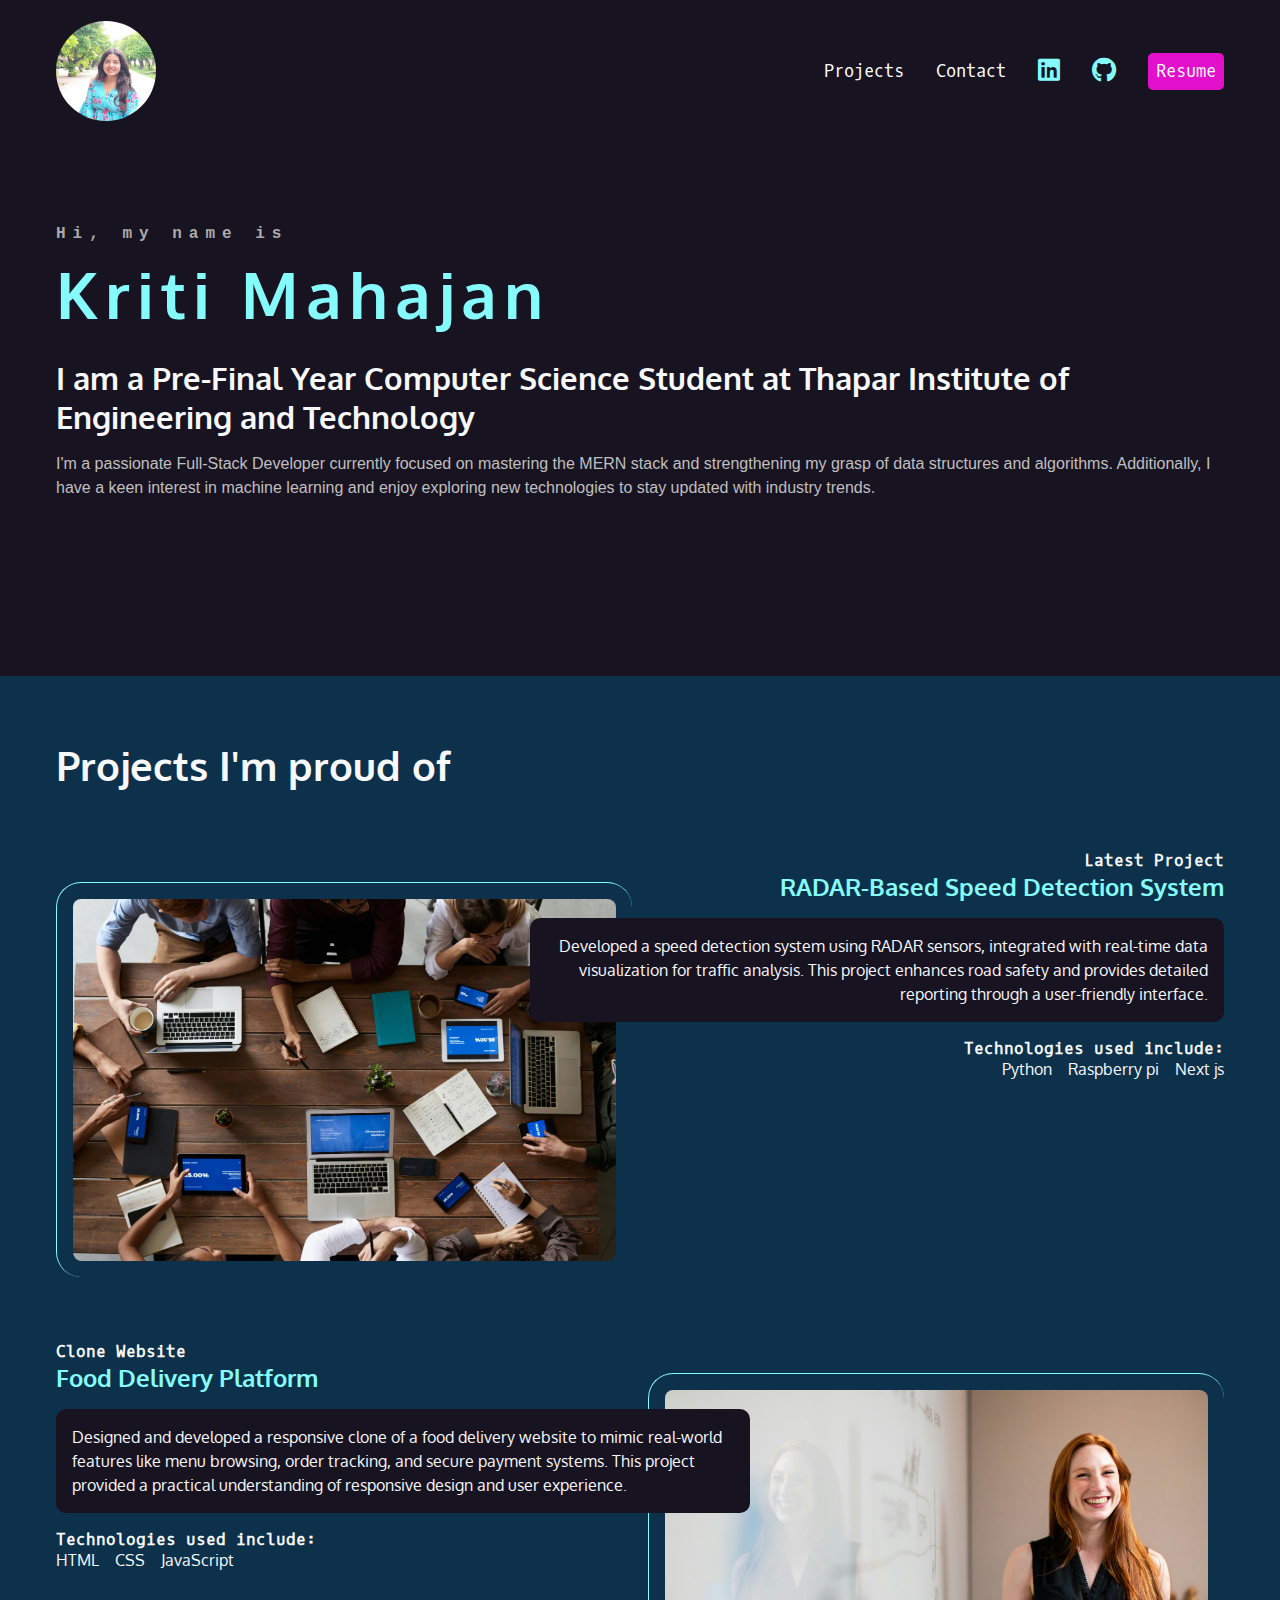
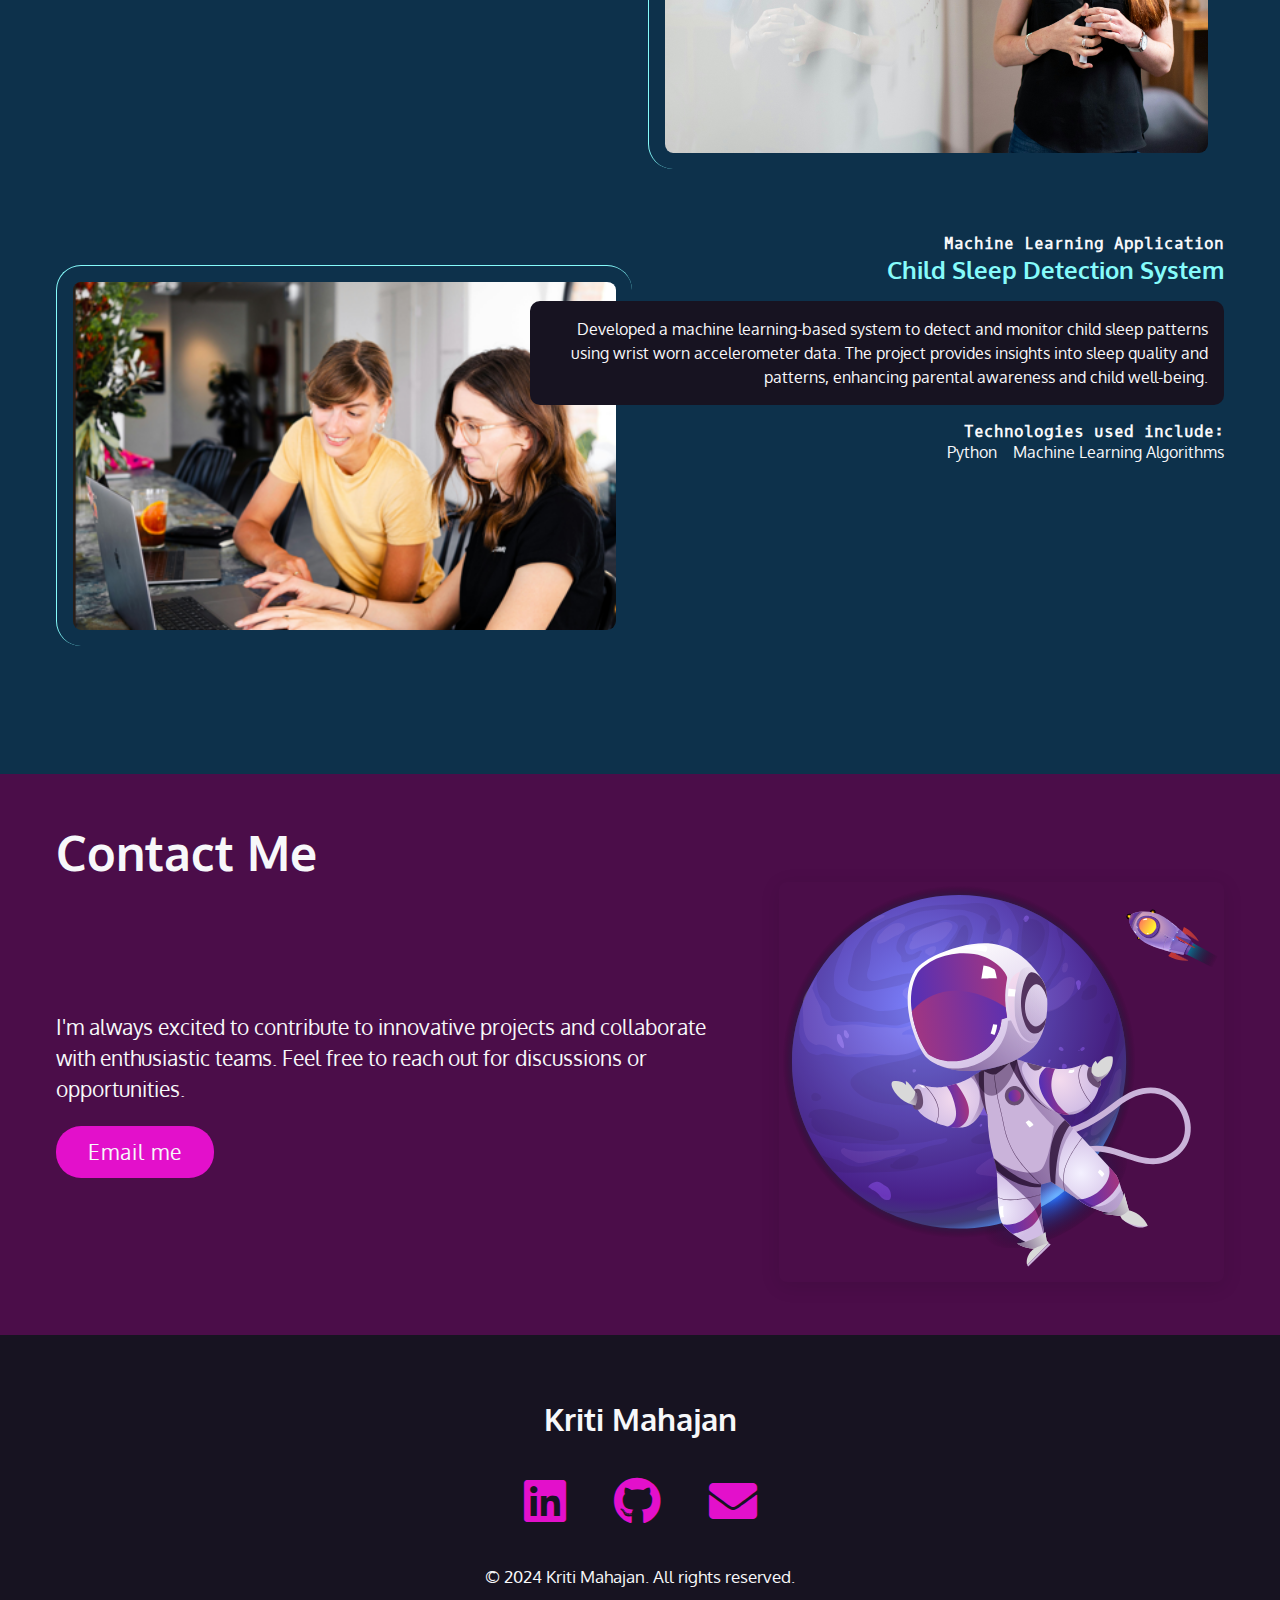
<file: index.html>
<!DOCTYPE html>
<html lang="en">
  <head>
    <meta charset="UTF-8" />
    <meta name="viewport" content="width=device-width, initial-scale=1.0" />
    <title>Kriti Mahajan</title>
    <!-- Link to external stylesheet -->
    <link rel="stylesheet" type="text/css" href="styles.css" />
    <!-- Google Fonts for custom typography -->
    <link
      href="https://fonts.googleapis.com/css2?family=Oxygen&family=Oxygen+Mono&display=swap"
      rel="stylesheet"
    />
    <!-- Font Awesome icons for social media links -->
    <link
      rel="stylesheet"
      href="https://cdnjs.cloudflare.com/ajax/libs/font-awesome/5.15.3/css/all.min.css"
    />
  </head>
  <body>
    <!-- Navigation bar -->
    <nav>
      <ul>
        <!-- Profile picture -->
        <li>
          <img
            src="./assets/face.jpg"
            alt="Kriti Mahajan"
            style="
              width: 100px;
              height: 100px;
              border-radius: 50%;
              margin-top: 5px;
            "
          />
        </li>
        <!-- Navigation links -->
        <li><a href="#projects">Projects</a></li>
        <li><a href="#contact">Contact</a></li>
        <!-- Social media links -->
        <li>
          <a
            href="https://www.linkedin.com/in/kriti-mahajan-62082426a/"
            target="_blank"
          >
            <span class="fab fa-linkedin" aria-hidden="true"></span>
            <span class="sr-only"> LinkedIn</span></a
          >
        </li>
        <li>
          <a href="https://github.com/Krmjn09" target="_blank"
            ><i class="fab fa-github" aria-hidden="true"></i>
            <span class="sr-only"> Github</span></a
          >
        </li>
        <li>
          <!-- Resume download link -->
          <a
            href="https://drive.google.com/file/d/1qByakTTRGuweBqauU8pgam9VLIbHbdCC/view?usp=sharing"
            class="button"
            target="_blank"
            >Resume</a
          >
        </li>
      </ul>
    </nav>

    <!-- Introduction section -->
    <section id="intro">
      <p class="name">Hi, my name is <span> Kriti Mahajan</span></p>
      <h2>
        I am a Pre-Final Year Computer Science Student at Thapar Institute of
        Engineering and Technology
      </h2>
      <p class="hover-effect">
        I'm a passionate Full-Stack Developer currently focused on mastering the
        MERN stack and strengthening my grasp of data structures and algorithms.
        Additionally, I have a keen interest in machine learning and enjoy
        exploring new technologies to stay updated with industry trends.
      </p>
    </section>

    <!-- Projects section -->
    <div class="section-dkblue">
      <section id="projects">
        <h2>Projects I'm proud of</h2>

        <!-- RADAR-based Speed Detection System -->
        <article>
          <div class="text">
            <h4>Latest Project</h4>
            <h3>RADAR-Based Speed Detection System</h3>
            <p class="blackbox">
              Developed a speed detection system using RADAR sensors, integrated
              with real-time data visualization for traffic analysis. This
              project enhances road safety and provides detailed reporting
              through a user-friendly interface.
            </p>
            <h4>Technologies used include:</h4>
            <ul>
              <li>Python</li>
              <li>Raspberry pi</li>
              <li>Next js</li>
            </ul>
          </div>
          <img
            src="./assets/project-img1.jpg"
            alt="RADAR-based Speed Detection System"
          />
        </article>

        <!-- Food Delivery Platform Clone -->
        <article class="reverse">
          <div class="text">
            <h4>Clone Website</h4>
            <h3>Food Delivery Platform</h3>
            <p class="blackbox">
              Designed and developed a responsive clone of a food delivery
              website to mimic real-world features like menu browsing, order
              tracking, and secure payment systems. This project provided a
              practical understanding of responsive design and user experience.
            </p>
            <h4>Technologies used include:</h4>
            <ul>
              <li>HTML</li>
              <li>CSS</li>
              <li>JavaScript</li>
            </ul>
          </div>
          <img src="./assets/project-img3.jpg" alt="Food Delivery Platform" />
        </article>

        <!-- Child Sleep Detection System -->
        <article>
          <div class="text">
            <h4>Machine Learning Application</h4>
            <h3>Child Sleep Detection System</h3>
            <p class="blackbox">
              Developed a machine learning-based system to detect and monitor
              child sleep patterns using wrist worn accelerometer data. The
              project provides insights into sleep quality and patterns,
              enhancing parental awareness and child well-being.
            </p>
            <h4>Technologies used include:</h4>
            <ul>
              <li>Python</li>
              <li>Machine Learning Algorithms</li>
            </ul>
          </div>
          <img
            src="./assets/project-img4.png"
            alt="Child Sleep Detection System"
          />
        </article>
      </section>
    </div>

    <!-- Contact section -->
    <div class="section-plum">
      <section id="contact" class="contact-section">
        <h3 class="contact-heading">Contact Me</h3>
        <div class="contact-content">
          <!-- Contact text and email button -->
          <div class="contact-text">
            <p class="contact-description">
              I'm always excited to contribute to innovative projects and
              collaborate with enthusiastic teams. Feel free to reach out for
              discussions or opportunities.
            </p>
            <a href="mailto:mahajankriti672@gmail.com" class="contact-button"
              >Email me</a
            >
          </div>
          <!-- Contact image -->
          <div class="contact-image">
            <img
              src="./assets/header-img.svg"
              alt="Contact Image"
              class="contact-img"
            />
          </div>
        </div>
      </section>
    </div>

    <!-- Footer -->
    <footer>
      <h2>Kriti Mahajan</h2>
      <ul>
        <!-- Footer social media links -->
        <li>
          <a
            href="https://www.linkedin.com/in/kriti-mahajan-62082426a/"
            target="_blank"
          >
            <span class="fab fa-linkedin" aria-hidden="true"></span>
            <span class="sr-only"> LinkedIn</span></a
          >
        </li>
        <li>
          <a href="https://github.com/Krmjn09" target="_blank"
            ><i class="fab fa-github" aria-hidden="true"></i>
            <span class="sr-only"> Github</span></a
          >
        </li>
        <li>
          <a href="mailto:mahajankriti672@gmail.com"
            ><i class="fas fa-envelope" aria-hidden="true"></i>
            <span class="sr-only">Email me</span></a
          >
        </li>
      </ul>
      <!-- Footer copyright text -->
      <p>
        <small>&copy; 2024 Kriti Mahajan. All rights reserved.</small>
      </p>
    </footer>
  </body>
</html>
</file>
<file: styles.css>
/* variables declared here - these are the colors for our pages,
as well as the font stacks and sizes. */
:root {
  --black: #171321;
  --dkblue: #0d314b;
  --plum: #4b0d49;
  --hotmag: #ff17e4;
  --magenta: #e310cb;
  --aqua: #86fbfb;
  --white: #f7f8fa;
  --font-size: 1.3rem;
  --mono: "Oxygen mono", monospace;
  --sans: Oxygen, sans-serif;
}

/* border box model: https://css-tricks.com/box-sizing/ */
html {
  box-sizing: border-box;
}

*,
*::before,
*::after {
  box-sizing: inherit;
}

body {
  margin: 0;
  padding: 0;
  font-family: var(--sans);
  background-color: var(--black);
  color: var(--white);
  font-size: var(--font-size);
}

h1,
h2,
h3 {
  margin: 0;
}

a {
  color: var(--magenta);
  transition: color 0.3s ease-in-out;
}

a:hover {
  color: var(--hotmag);
  text-decoration: none;
}

img {
  width: 100%;
  transition: transform 0.3s ease-in-out;
}

img:hover {
  transform: scale(1.05);
  filter: brightness(1.2);
}

/* Intro section */
#intro {
  padding: 4rem 1rem 10rem 1rem;
  margin: 0 auto;
  max-width: 1200px;
}

#intro p {
  font-size: 1rem;
  line-height: 1.5;
}

#intro.name {
  font-family: var(--mono);
  font-size: 1rem;
}

.name {
  color: hsl(0, 1%, 67%);
  font-size: 70px;
  font-weight: bold;
  font-family: monospace;
  letter-spacing: 7px;
  cursor: pointer;
}

.name span {
  font-family: var(--sans);
  font-size: 4rem;
  color: var(--aqua);
  display: block;
  transition: 0.5s ease-out;
}

.name:hover span:nth-child(1) {
  margin-right: 5px;
}

.name:hover span:nth-child(1):after {
  content: "'";
}

.name:hover span:nth-child(2) {
  margin-left: 30px;
}

.name:hover span {
  color: #fff;
  text-shadow: 0 0 10px #aaa7a7, 0 0 20px #fff, 0 0 40px #fff;
}

.hover-effect {
  font-size: 30px;
  font-family: sans-serif;
  color: #c0bfbf;
  transition: all 1.5s ease;
  cursor: pointer;
}

.hover-effect:hover {
  color: #f0f3f3;
  transform: scale(1.1);
}

/* Contact section */
.contact-section {
  width: 100%;
  max-width: 1200px;
  margin: 0 auto;
  padding: 3rem 1rem;
  font-size: 1.3rem;
}

.contact-heading {
  font-size: 3rem;
  cursor: pointer;
  animation: fade-in-out 3s ease-in-out infinite; /* Apply animation */
}

/* Keyframes for fade-in-out animation */
@keyframes fade-in-out {
  0% {
    opacity: 0;
    transform: translateY(-10px);
  }
  50% {
    opacity: 1;
    transform: translateY(0);
  }
  100% {
    opacity: 0;
    transform: translateY(10px);
  }
}

.contact-content {
  display: flex; /* Align text and image side by side */
  justify-content: space-between;
  align-items: center;
  gap: 2rem; /* Space between text and image */
}

.contact-text {
  width: 70%; /* Adjust text width */
}

.contact-description {
  line-height: 1.5;
  color: var(--white);
}

.contact-image {
  width: 45%;
}

.contact-img {
  width: 100%;
  border-radius: 8px; /* Smooth rounded corners */
  box-shadow: 0 4px 20px rgba(0, 0, 0, 0.1); /* Soft shadow for image */
  animation: bounce 3s infinite; /* Adds bounce animation */
}

.contact-button {
  display: inline-block;
  padding: 0.8rem 2rem;
  background-color: var(--magenta);
  color: var(--white);
  border-radius: 25px;
  text-decoration: none;
  letter-spacing: 1px;
  transition: background-color 0.3s ease, transform 0.3s ease;
}

.contact-button:hover {
  background-color: var(--hotmag);
  transform: scale(1.05); /* Slight scale-up effect */
  color: var(--white);
}

.section-plum {
  background-color: var(--plum);
}

.gradient {
  background: linear-gradient(
    90deg,
    rgba(255, 23, 228, 1) 35%,
    rgba(134, 251, 251, 1) 100%
  );
  height: 2px;
}

/* Bounce Animation */
@keyframes bounce {
  0%,
  100% {
    transform: translateY(0);
  }
  50% {
    transform: translateY(-20px);
  }
}
/* Navigation styles */
nav [class*="fa-"] {
  color: var(--aqua);
  font-size: 150%;
  transition: transform 0.3s ease-in-out;
}
nav [class*="fa-"]:hover {
  transform: scale(1.2);
  color: var(--hotmag);
}

nav h1 [class*="fa-"] {
  font-size: 100%;
  color: var(--aqua);
}

nav {
  font-family: var(--mono);
  font-size: 80%;
  padding: 1rem;
}

nav h1 a {
  font-family: var(--sans);
}

nav ul {
  list-style-type: none;
  padding: 0;
  margin: 0;
  display: flex;
  flex-flow: row wrap;
  justify-content: center;
  align-items: center;
  gap: 2rem;
}

nav li:first-child {
  flex-basis: 100%;
  text-align: center;
}

nav a {
  color: white;
  text-decoration: none;
  display: block;
}

nav a:hover {
  color: var(--magenta);
}

/* Button styles */
.button {
  background-color: var(--magenta);
  padding: 0.5rem;
  border-radius: 5px;
  color: var(--white);
  font-family: var(--mono);
  text-decoration: none;
  transition: background-color 0.3s ease-in-out, transform 0.3s ease-in-out;
}

.button:hover {
  color: var(--white);
  background-color: var(--hotmag);
  transform: scale(1.1);
}

/* Media Query for larger screens */
@media (min-width: 850px) {
  nav {
    max-width: 1200px;
    margin: 0 auto;
  }

  nav li:first-child {
    flex-basis: auto;
    text-align: left;
    margin-right: auto;
  }
}

/* Footer styles */
footer {
  text-align: center;
  padding: 4rem 0;
}

footer ul {
  list-style-type: none;
  padding: 0;
  margin: 2rem 0;
  display: flex;
  flex-flow: row wrap;
  justify-content: center;
  align-items: center;
  gap: 3rem;
  font-size: 3rem;
}

footer ul li a:hover {
  transform: rotate(10deg);
}

.section-dkblue {
  background-color: var(--dkblue);
}

#projects {
  padding: 4rem 1rem;
}

#projects h2 {
  font-size: 2.5rem;
  margin-bottom: calc(2.5rem * 1.5);
  animation: fadeInDown 5s ease-in-out infinite;
}


#projects h3 {
  color: var(--aqua);
}

#projects h4 {
  font-size: 1rem;
  font-family: var(--mono);
  margin: 0;
}

.blackbox {
  background-color: var(--black);
  padding: 1rem;
  border-radius: 10px;
  color: var(--white);
  font-size: 1rem;
  line-height: 1.5;
}

#projects ul {
  list-style-type: none;
  padding: 0;
  margin: 0;
  display: flex;
  flex-flow: row wrap;
  justify-content: flex-start;
  gap: 1rem;
  font-size: 1rem;
}

#projects img {
  margin: 2rem 0 4rem 0;
  border-left: 1px solid var(--aqua);
  border-top: 1px solid var(--aqua);
  border-radius: 25px;
  padding: 1rem;
  transition: transform 0.3s ease-in-out, box-shadow 0.3s ease-in-out;
}

#projects img:hover {
  transform: scale(1.05);
  box-shadow: 0 4px 15px rgba(0, 0, 0, 0.3);
}

/* Media Query for larger screens */
@media (min-width: 550px) {
  article {
    display: grid;
    grid-template-columns: repeat(10, 1fr);
    gap: 1rem;
  }
  

  #projects {
    max-width: 1200px;
    margin: 0 auto;
  }

  #projects img {
    grid-column: 1/6;
    grid-row: 1/2;
  }

  #projects .text {
    grid-column: 5/11;
    grid-row: 1/2;
    order: 2;
    text-align: right;
  }

  #projects ul {
    justify-content: flex-end;
  }

  #projects .reverse .text {
    grid-column: 1/7;
    order: 2;
    grid-row: 1/2;
    text-align: left;
  }

  #projects .reverse img {
    grid-column: 6/11;
    grid-row: 1/2;
  }

  #projects .reverse ul {
    justify-content: flex-start;
  }
}

/* Animations */
@keyframes fadeIn {
  from {
    opacity: 0;
  }
  to {
    opacity: 1;
  }
}

@keyframes fadeInDown {
  from {
    opacity: 0;
    transform: translateY(-20px);
  }
  to {
    opacity: 1;
    transform: translateY(0);
  }
}
</file>
